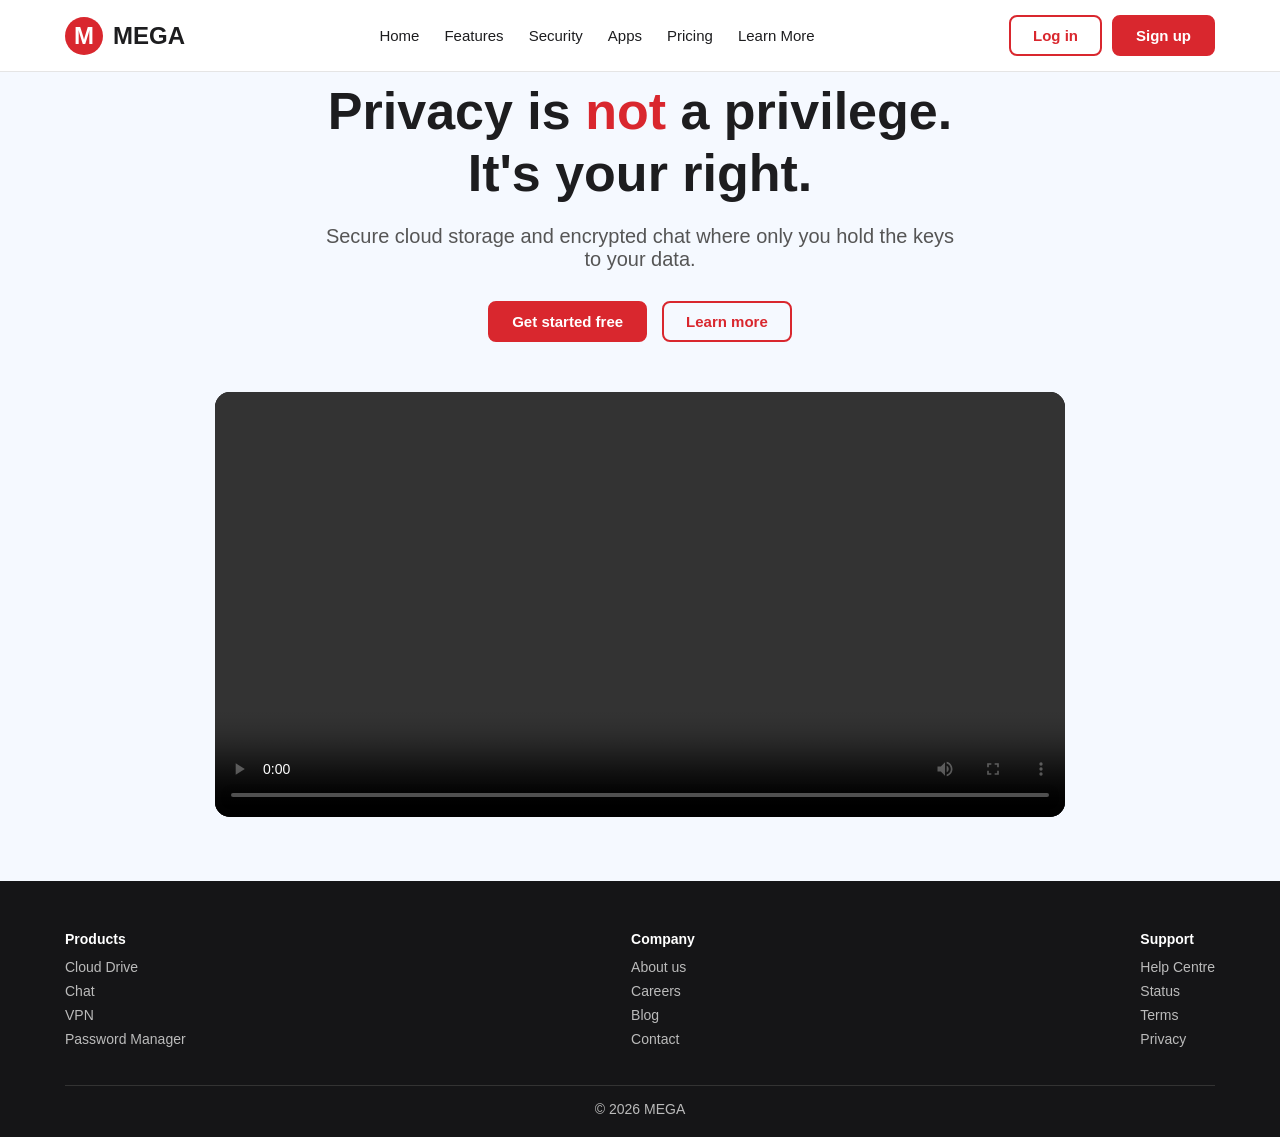
<file: index.html>
<!DOCTYPE html>
<html lang="en">
<head>
  <meta charset="UTF-8">
  <meta name="viewport" content="width=device-width, initial-scale=1.0">
  <title>MEGA</title>
  <link rel="stylesheet" href="style.css">
</head>
<body>

  <header>
    <div class="container nav">
      <a href="index.html" class="logo">
        <span class="logo-circle">M</span> MEGA
      </a>

      <ul class="menu">
        <li><a href="index.html" class="active">Home</a></li>
        <li><a href="features.html">Features</a></li>
        <li><a href="security.html">Security</a></li>
        <li><a href="apps.html">Apps</a></li>
        <li><a href="pricing.html">Pricing</a></li>
        <li><a href="Learn-more.html">Learn More</a></li>
      </ul>

      <div class="nav-buttons">
        <a href="account.html" class="btn btn-outline">Log in</a>
        <a href="account.html" class="btn btn-red">Sign up</a>
      </div>
     </div>
  </header>

  <section class="top">
    <div class="container" >
      <h1>Privacy is <span>not</span> a privilege.<br>It's your right.</h1>
      <p>Secure cloud storage and encrypted chat where only you hold the keys to your data.</p>

      <div class="top-buttons">
        <a href="account.html" class="btn btn-red">Get started free</a>
        <a href="Learn-more.html" class="btn btn-outline">Learn more</a>
      </div>

      <video controls>
        <source src="index-video.mp4">
      </video>
    </div>
  </section>

  <div style="background-color: #151517; color: #bbbbbb; padding: 50px 0 20px; font-size: 14px">
      <div class="container">
       <div style="display: flex; justify-content: space-between; flex-wrap: wrap; gap: 30px; margin-bottom: 30px">
         <div>
           <h4 style=" color: #ffffff; margin-bottom: 12px">Products</h4>
          <ul style="list-style: none">
            <li style=" margin-bottom: 8px"><a href="#">Cloud Drive</a></li>
            <li style=" margin-bottom: 8px"><a href="#">Chat</a></li>
            <li style=" margin-bottom: 8px"><a href="#">VPN</a></li>
            <li style=" margin-bottom: 8px"><a href="#">Password Manager</a></li>
          </ul>
        </div>
        <div>
          <h4  style=" color: #ffffff; margin-bottom: 12px">Company</h4>
          <ul style="list-style: none">
            <li style=" margin-bottom: 8px"><a href="#">About us</a></li>
            <li style=" margin-bottom: 8px"><a href="#">Careers</a></li>
            <li style=" margin-bottom: 8px"><a href="#">Blog</a></li>
            <li style=" margin-bottom: 8px"><a href="#">Contact</a></li>
          </ul>
        </div>
        <div class="footer-col">
          <h4  style=" color: #ffffff; margin-bottom: 12px">Support</h4>
          <ul style="list-style: none">
            <li style=" margin-bottom: 8px"><a href="#">Help Centre</a></li>
            <li style=" margin-bottom: 8px"><a href="#">Status</a></li>
            <li style=" margin-bottom: 8px"><a href="#">Terms</a></li>
            <li style=" margin-bottom: 8px"><a href="#">Privacy</a></li>
          </ul>
        </div>
       </div>
      <p class="copyright">&copy; 2026 MEGA </p>
    </div>
  </div>

  <script src='https://cdn.jotfor.ms/agent/embedjs/01a1007188b87000873871c97ced5bf843aa/embed.js'>
</script>

</body>
</html>
</file>
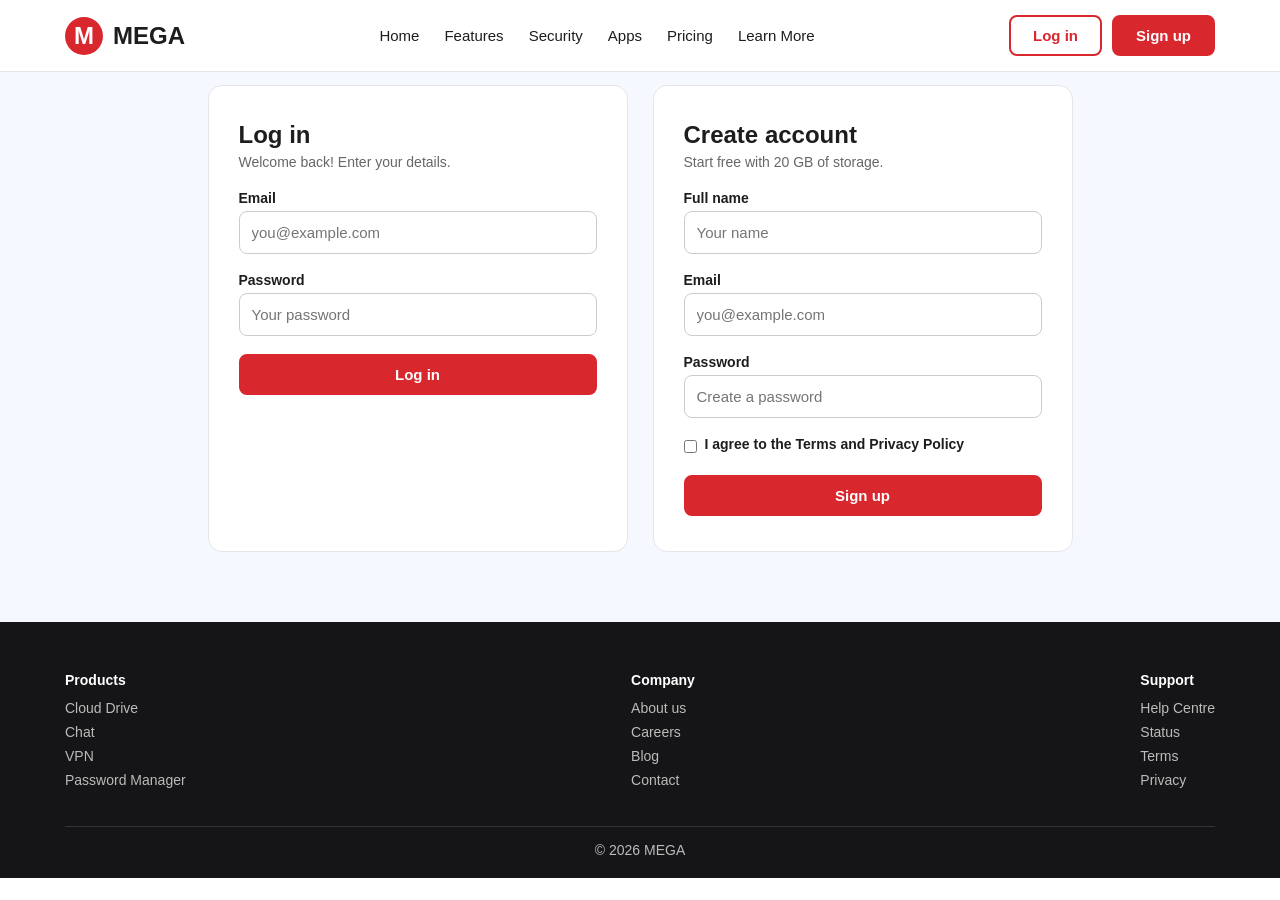
<file: account.html>
<!DOCTYPE html>
<html lang="en">
<head>
  <meta charset="UTF-8">
  <meta name="viewport" content="width=device-width, initial-scale=1.0">
  <title>MEGA</title>
  <link rel="stylesheet" href="style.css">
</head>
<body>

  <header>
    <div class="container nav">
      <a href="index.html" class="logo">
        <span class="logo-circle">M</span> MEGA
      </a>

  <ul class="menu">
    <li><a href="index.html">Home</a></li>
    <li><a href="features.html">Features</a></li>
    <li><a href="security.html">Security</a></li>
    <li><a href="apps.html">Apps</a></li>
    <li><a href="pricing.html">Pricing</a></li>
    <li><a href="Learn-more.html">Learn More</a></li>
  </ul>

      <div class="nav-buttons">
        <a href="account.html" class="btn btn-outline">Log in</a>
        <a href="account.html" class="btn btn-red">Sign up</a>
      </div>
    </div>
  </header>
    <section class="account">
      <div class="container">
        <div class="cards">

          <div class="form-card" id="login">
            <h2>Log in</h2>
              <p class="small-text">Welcome back! Enter your details.</p>

          <form>
            <label >Email</label>
            <input type="email" id="login-email" placeholder="you@example.com" required>

            <label >Password</label>
            <input type="password" id="login-password" placeholder="Your password" required maxlength="8" minlength="6">

            <button type="submit" class="btn btn-red">Log in</button>
          </form>
        </div>

       
        <div class="form-card" id="signup">
          <h2>Create account</h2>
          <p class="small-text">Start free with 20 GB of storage.</p>

          <form>
            <label >Full name</label>
            <input type="text" id="signup-name" placeholder="Your name" required>

            <label >Email</label>
            <input type="email" id="signup-email" placeholder="you@example.com" required>

            <label>Password</label>
            <input type="password" id="signup-password" placeholder="Create a password" required maxlength="8" minlength="6">

            <div class="checkbox-row">
              <input type="checkbox" id="terms" required>
              <label>I agree to the Terms and Privacy Policy</label>
            </div>

            <button type="submit" class="btn btn-red">Sign up</button>
          </form>
        </div>

      </div>
    </div>
  </section>

   <div style="background-color: #151517; color: #bbbbbb; padding: 50px 0 20px; font-size: 14px">
      <div class="container">
       <div style="display: flex; justify-content: space-between; flex-wrap: wrap; gap: 30px; margin-bottom: 30px">
         <div>
           <h4 style=" color: #ffffff; margin-bottom: 12px">Products</h4>
          <ul style="list-style: none">
            <li style=" margin-bottom: 8px"><a href="#">Cloud Drive</a></li>
            <li style=" margin-bottom: 8px"><a href="#">Chat</a></li>
            <li style=" margin-bottom: 8px"><a href="#">VPN</a></li>
            <li style=" margin-bottom: 8px"><a href="#">Password Manager</a></li>
          </ul>
        </div>
        <div>
          <h4  style=" color: #ffffff; margin-bottom: 12px">Company</h4>
          <ul style="list-style: none">
            <li style=" margin-bottom: 8px"><a href="#">About us</a></li>
            <li style=" margin-bottom: 8px"><a href="#">Careers</a></li>
            <li style=" margin-bottom: 8px"><a href="#">Blog</a></li>
            <li style=" margin-bottom: 8px"><a href="#">Contact</a></li>
          </ul>
        </div>
        <div class="footer-col">
          <h4  style=" color: #ffffff; margin-bottom: 12px">Support</h4>
          <ul style="list-style: none">
            <li style=" margin-bottom: 8px"><a href="#">Help Centre</a></li>
            <li style=" margin-bottom: 8px"><a href="#">Status</a></li>
            <li style=" margin-bottom: 8px"><a href="#">Terms</a></li>
            <li style=" margin-bottom: 8px"><a href="#">Privacy</a></li>
          </ul>
        </div>
       </div>
      <p class="copyright">&copy; 2026 MEGA </p>
    </div>
  </div>

  <script src='https://cdn.jotfor.ms/agent/embedjs/01a1007188b87000873871c97ced5bf843aa/embed.js'>
</script>

</body>
</html>
</file>
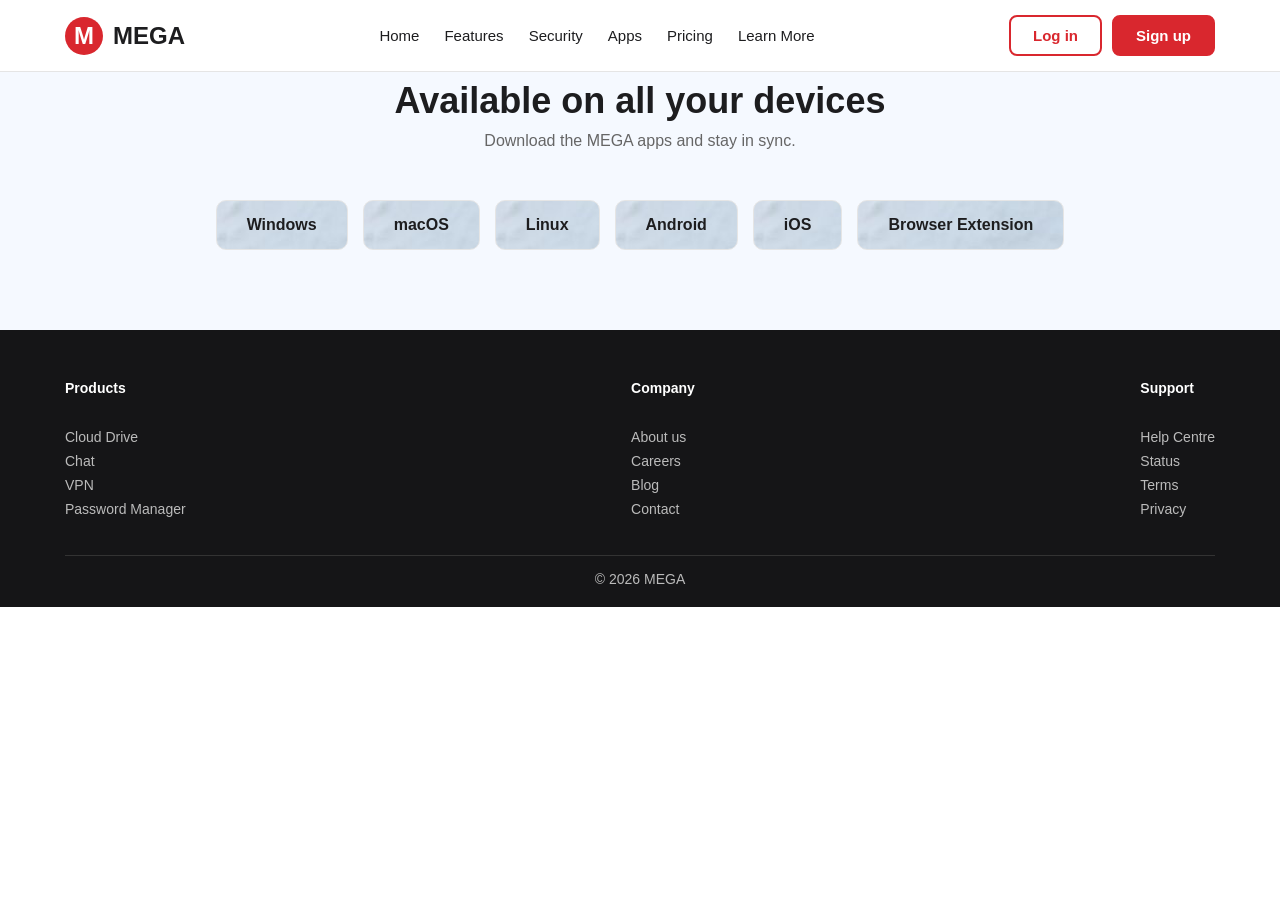
<file: apps.html>
<!DOCTYPE html>
<html lang="en">
<head>
  <meta charset="UTF-8">
  <meta name="viewport" content="width=device-width, initial-scale=1.0">
  <title>MEGA</title>
  <link rel="stylesheet" href="style.css">
  <style>
    .apps { padding: 80px 0; text-align: center; background-color: #f5f9ff; 
    }
    .app-list { display: flex; gap: 15px; flex-wrap: wrap; justify-content: center; margin-top: 30px; 
    }
    .app-item {
    background-color: #ffffff;
    border: 1px solid #e5e5e5;
    border-radius: 10px;
    padding: 15px 30px;
    cursor: pointer;
    font-weight: bold;
    background-image: url("indeximg.jpg");
    }

    .app-item:hover {
    transform: scale(1.1); 
    background-color: #2a2a2a 
     }
  </style>
</head>
<body>

  <header>
    <div class="container nav">
      <a href="index.html" class="logo">
        <span class="logo-circle">M</span> MEGA
      </a>

      <ul class="menu">
        <li><a href="index.html">Home</a></li>
        <li><a href="features.html">Features</a></li>
        <li><a href="security.html">Security</a></li>
        <li><a href="apps.html" class="active">Apps</a></li>
        <li><a href="pricing.html">Pricing</a></li>
        <li><a href="Learn-more.html">Learn More</a></li>
      </ul>

      <div class="nav-buttons">
        <a href="account.html" class="btn btn-outline">Log in</a>
        <a href="account.html" class="btn btn-red">Sign up</a>
      </div>
    </div>
  </header>

  <section class="apps" id="apps">
    <div class="container">
      <h2 class="section-title">Available on all your devices</h2>
      <p class="section-sub">Download the MEGA apps and stay in sync.</p>

      <div class="app-list">
        <div class="app-item">Windows</div>
        <div class="app-item">macOS</div>
        <div class="app-item">Linux</div>
        <div class="app-item">Android</div>
        <div class="app-item">iOS</div>
        <div class="app-item">Browser Extension</div>
      </div>
    </div>
  </section>

   <div style="background-color: #151517; color: #bbbbbb; padding: 50px 0 20px; font-size: 14px">
      <div class="container">
       <div style="display: flex; justify-content: space-between; flex-wrap: wrap; gap: 30px; margin-bottom: 30px">
         <div>
           <h4 style=" color: #ffffff; margin-bottom: 33px">Products</h4>
          <ul style="list-style: none">
            <li style=" margin-bottom: 8px"><a href="#">Cloud Drive</a></li>
            <li style=" margin-bottom: 8px"><a href="#">Chat</a></li>
            <li style=" margin-bottom: 8px"><a href="#">VPN</a></li>
            <li style=" margin-bottom: 8px"><a href="#">Password Manager</a></li>
          </ul>
        </div>
        <div>
          <h4  style=" color: #ffffff; margin-bottom: 33px">Company</h4>
          <ul style="list-style: none">
            <li style=" margin-bottom: 8px"><a href="#">About us</a></li>
            <li style=" margin-bottom: 8px"><a href="#">Careers</a></li>
            <li style=" margin-bottom: 8px"><a href="#">Blog</a></li>
            <li style=" margin-bottom: 8px"><a href="#">Contact</a></li>
          </ul>
        </div>
        <div class="footer-col">
          <h4  style=" color: #ffffff; margin-bottom: 33px">Support</h4>
          <ul style="list-style: none">
            <li style=" margin-bottom: 8px"><a href="#">Help Centre</a></li>
            <li style=" margin-bottom: 8px"><a href="#">Status</a></li>
            <li style=" margin-bottom: 8px"><a href="#">Terms</a></li>
            <li style=" margin-bottom: 8px"><a href="#">Privacy</a></li>
          </ul>
        </div>
       </div>
      <p class="copyright">&copy; 2026 MEGA </p>
    </div>
  </div>

  <script src='https://cdn.jotfor.ms/agent/embedjs/01a1007188b87000873871c97ced5bf843aa/embed.js'>
</script>

</body>
</html>
</file>
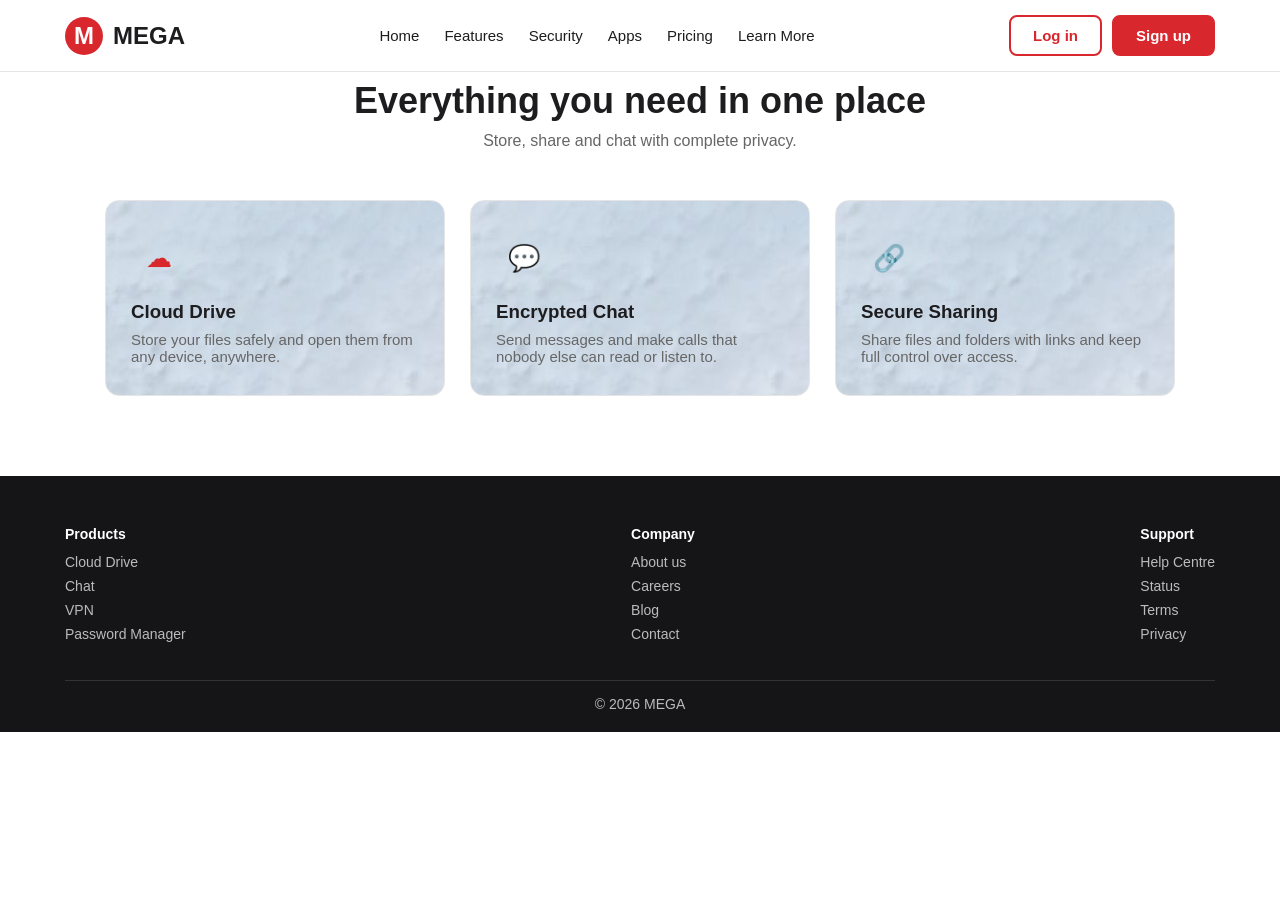
<file: features.html>
<!DOCTYPE html>
<html lang="en">
<head>
  <meta charset="UTF-8">
  <meta name="viewport" content="width=device-width, initial-scale=1.0">
  <title>MEGA </title>
  <link rel="stylesheet" href="style.css">
</head>
<body>
  <header>
    <div class="container nav">
      <a href="index.html" class="logo">
        <span class="logo-circle">M</span> MEGA
      </a>

      <ul class="menu">
        <li><a href="index.html">Home</a></li>
        <li><a href="features.html" class="active">Features</a></li>
        <li><a href="security.html">Security</a></li>
        <li><a href="apps.html">Apps</a></li>
        <li><a href="pricing.html">Pricing</a></li>
       <li><a href="Learn-more.html">Learn More</a></li>
      </ul>

      <div class="nav-buttons">
        <a href="account.html" class="btn btn-outline">Log in</a>
        <a href="account.html" class="btn btn-red">Sign up</a>
      </div>
    </div>
  </header>

  <section class="features" id="features">
    <div class="container">
      <h2 class="section-title">Everything you need in one place</h2>
      <p class="section-sub">Store, share and chat with complete privacy.</p>

      <div class="cards">
        <div class="card">
          <div class="icon">☁</div>
          <h3>Cloud Drive</h3>
          <p>Store your files safely and open them from any device, anywhere.</p>
        </div>

        <div class="card">
          <div class="icon">💬</div>
          <h3>Encrypted Chat</h3>
          <p>Send messages and make calls that nobody else can read or listen to.</p>
        </div>

        <div class="card">
          <div class="icon">🔗</div>
          <h3>Secure Sharing</h3>
          <p>Share files and folders with links and keep full control over access.</p>
        </div>
      </div>
    </div>
  </section>

  <div style="background-color: #151517; color: #bbbbbb; padding: 50px 0 20px; font-size: 14px">
      <div class="container">
       <div style="display: flex; justify-content: space-between; flex-wrap: wrap; gap: 30px; margin-bottom: 30px">
         <div>
           <h4 style=" color: #ffffff; margin-bottom: 12px">Products</h4>
          <ul style="list-style: none">
            <li style=" margin-bottom: 8px"><a href="#">Cloud Drive</a></li>
            <li style=" margin-bottom: 8px"><a href="#">Chat</a></li>
            <li style=" margin-bottom: 8px"><a href="#">VPN</a></li>
            <li style=" margin-bottom: 8px"><a href="#">Password Manager</a></li>
          </ul>
        </div>
        <div>
          <h4  style=" color: #ffffff; margin-bottom: 12px">Company</h4>
          <ul style="list-style: none">
            <li style=" margin-bottom: 8px"><a href="#">About us</a></li>
            <li style=" margin-bottom: 8px"><a href="#">Careers</a></li>
            <li style=" margin-bottom: 8px"><a href="#">Blog</a></li>
            <li style=" margin-bottom: 8px"><a href="#">Contact</a></li>
          </ul>
        </div>
        <div class="footer-col">
          <h4  style=" color: #ffffff; margin-bottom: 12px">Support</h4>
          <ul style="list-style: none">
            <li style=" margin-bottom: 8px"><a href="#">Help Centre</a></li>
            <li style=" margin-bottom: 8px"><a href="#">Status</a></li>
            <li style=" margin-bottom: 8px"><a href="#">Terms</a></li>
            <li style=" margin-bottom: 8px"><a href="#">Privacy</a></li>
          </ul>
        </div>
       </div>
      <p class="copyright">&copy; 2026 MEGA </p>
    </div>
  </div>

  <script src='https://cdn.jotfor.ms/agent/embedjs/01a1007188b87000873871c97ced5bf843aa/embed.js'>
</script>

</body>
</html>
</file>
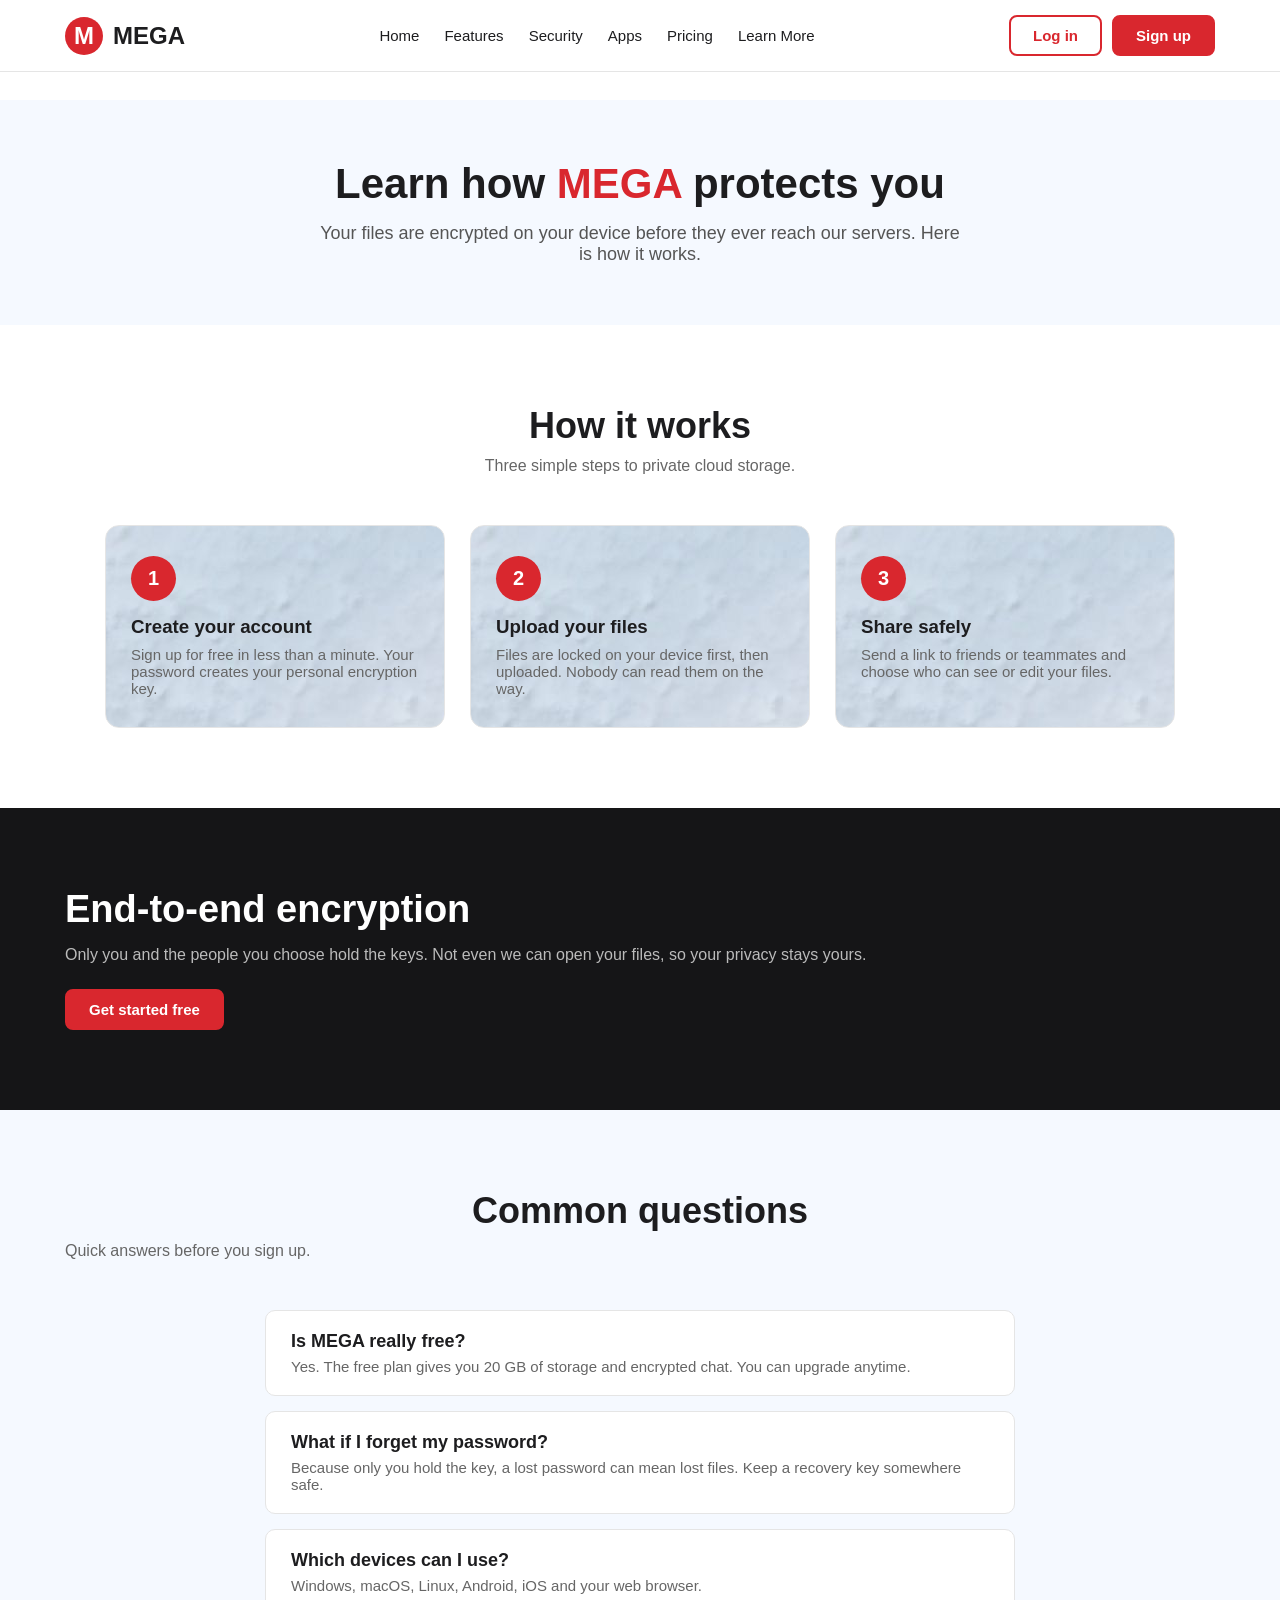
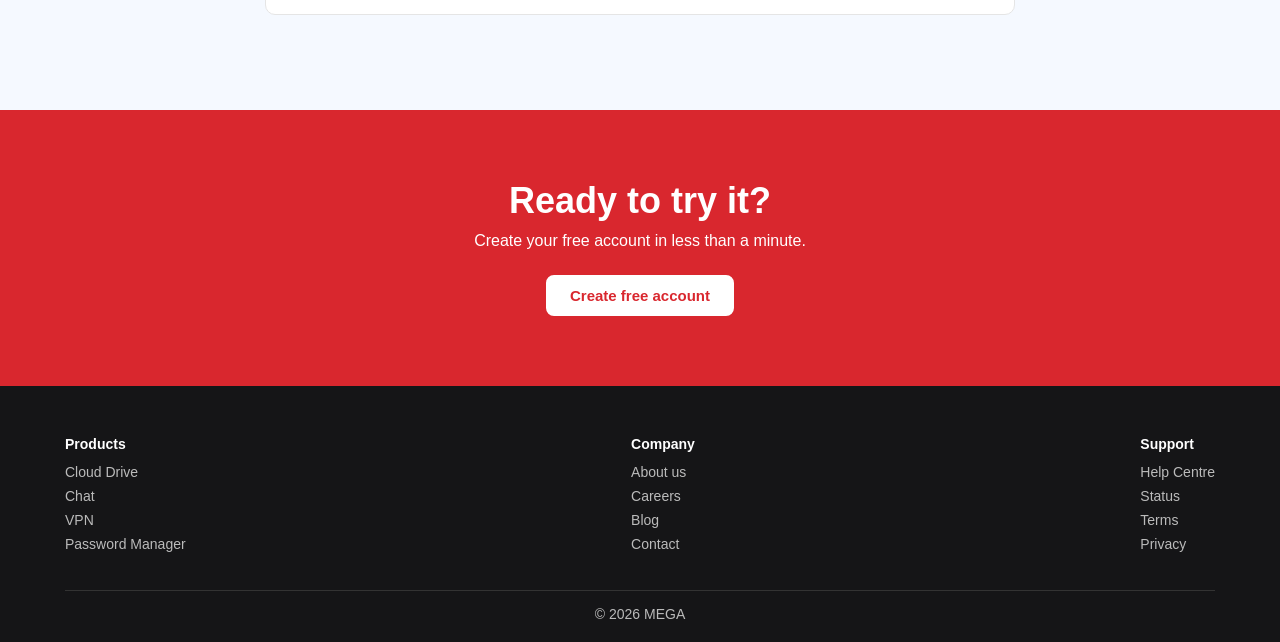
<file: Learn-more.html>
<!DOCTYPE html>
<html lang="en">
<head>
  <meta charset="UTF-8">
  <meta name="viewport" content="width=device-width, initial-scale=1.0">
  <title>MEGA</title>
  <link rel="stylesheet" href="style.css">
</head>
<body>

  <header>
    <div class="container nav">
      <a href="index.html" class="logo">
        <span class="logo-circle">M</span> MEGA
      </a>

      <ul class="menu">
        <li><a href="index.html">Home</a></li>
        <li><a href="features.html">Features</a></li>
        <li><a href="security.html">Security</a></li>
        <li><a href="apps.html">Apps</a></li>
        <li><a href="pricing.html">Pricing</a></li>
        <li><a href="Learn-more.html">Learn More</a></li>
      </ul>

      <div class="nav-buttons">
        <a href="account.html" class="btn btn-outline">Log in</a>
        <a href="account.html" class="btn btn-red">Sign up</a>
      </div>
    </div>
  </header>

  <section class="page-top">
    <div class="container">
      <h1>Learn how <span>MEGA</span> protects you</h1>
      <p>Your files are encrypted on your device before they ever reach our servers. Here is how it works.</p>
    </div>
  </section>

  <section class="steps">
    <div class="container">
      <h2 class="section-title">How it works</h2>
      <p class="section-sub">Three simple steps to private cloud storage.</p>

      <div class="cards">
        <div class="card">
          <div class="step-number">1</div>
          <h3>Create your account</h3>
          <p>Sign up for free in less than a minute. Your password creates your personal encryption key.</p>
        </div>
        <div class="card">
          <div class="step-number">2</div>
          <h3>Upload your files</h3>
          <p>Files are locked on your device first, then uploaded. Nobody can read them on the way.</p>
        </div>
        <div class="card">
          <div class="step-number">3</div>
          <h3>Share safely</h3>
          <p>Send a link to friends or teammates and choose who can see or edit your files.</p>
        </div>
      </div>
    </div>
  </section>

  <section class="security">
    <div class="container">
      <div class="text">
        <h2>End-to-end encryption</h2>
        <p>Only you and the people you choose hold the keys. Not even we can open your files, so your privacy stays yours.</p>
        <a href="account.html" class="btn btn-red">Get started free</a>
      </div>

  </section>

  <section class="que">
    <div class="container">
      <h2 class="section-title">Common questions</h2>
      <p class="section-sub">Quick answers before you sign up.</p>

      <div class="que-item">
        <h3>Is MEGA really free?</h3>
        <p>Yes. The free plan gives you 20 GB of storage and encrypted chat. You can upgrade anytime.</p>
      </div>
      <div class="que-item">
        <h3>What if I forget my password?</h3>
        <p>Because only you hold the key, a lost password can mean lost files. Keep a recovery key somewhere safe.</p>
      </div>
      <div class="que-item">
        <h3>Which devices can I use?</h3>
        <p>Windows, macOS, Linux, Android, iOS and your web browser.</p>
      </div>
    </div>
  </section>

  <section class="cta">
    <div class="container">
      <h2>Ready to try it?</h2>
      <p>Create your free account in less than a minute.</p>
      <a href="account.html" class="btn btn-white">Create free account</a>
    </div>
  </section>

  <div style="background-color: #151517; color: #bbbbbb; padding: 50px 0 20px; font-size: 14px">
      <div class="container">
       <div style="display: flex; justify-content: space-between; flex-wrap: wrap; gap: 30px; margin-bottom: 30px">
         <div>
           <h4 style=" color: #ffffff; margin-bottom: 12px">Products</h4>
          <ul style="list-style: none">
            <li style=" margin-bottom: 8px"><a href="#">Cloud Drive</a></li>
            <li style=" margin-bottom: 8px"><a href="#">Chat</a></li>
            <li style=" margin-bottom: 8px"><a href="#">VPN</a></li>
            <li style=" margin-bottom: 8px"><a href="#">Password Manager</a></li>
          </ul>
        </div>
        <div>
          <h4  style=" color: #ffffff; margin-bottom: 12px">Company</h4>
          <ul style="list-style: none">
            <li style=" margin-bottom: 8px"><a href="#">About us</a></li>
            <li style=" margin-bottom: 8px"><a href="#">Careers</a></li>
            <li style=" margin-bottom: 8px"><a href="#">Blog</a></li>
            <li style=" margin-bottom: 8px"><a href="#">Contact</a></li>
          </ul>
        </div>
        <div class="footer-col">
          <h4  style=" color: #ffffff; margin-bottom: 12px">Support</h4>
          <ul style="list-style: none">
            <li style=" margin-bottom: 8px"><a href="#">Help Centre</a></li>
            <li style=" margin-bottom: 8px"><a href="#">Status</a></li>
            <li style=" margin-bottom: 8px"><a href="#">Terms</a></li>
            <li style=" margin-bottom: 8px"><a href="#">Privacy</a></li>
          </ul>
        </div>
       </div>
      <p class="copyright">&copy; 2026 MEGA </p>
    </div>
  </div>
  <script src='https://cdn.jotfor.ms/agent/embedjs/01a1007188b87000873871c97ced5bf843aa/embed.js'>
</script>

</body>
</html>
</file>
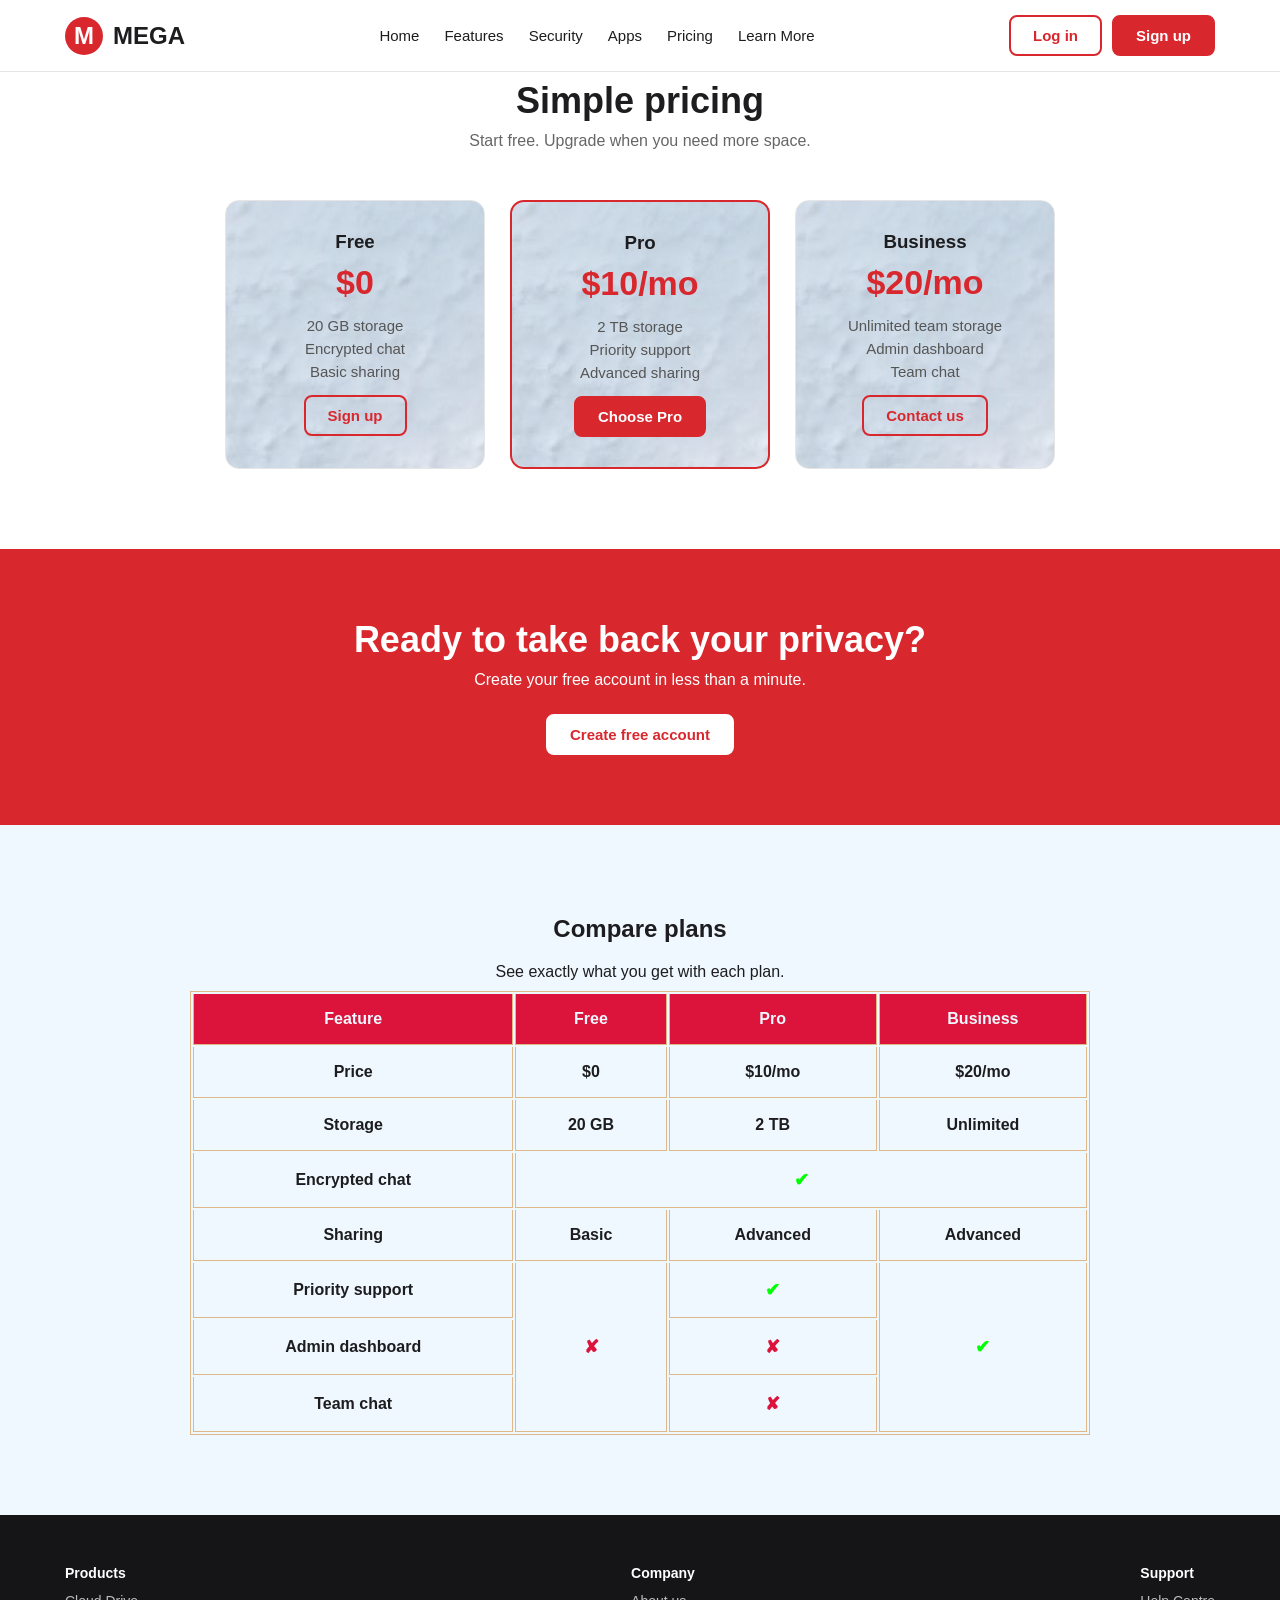
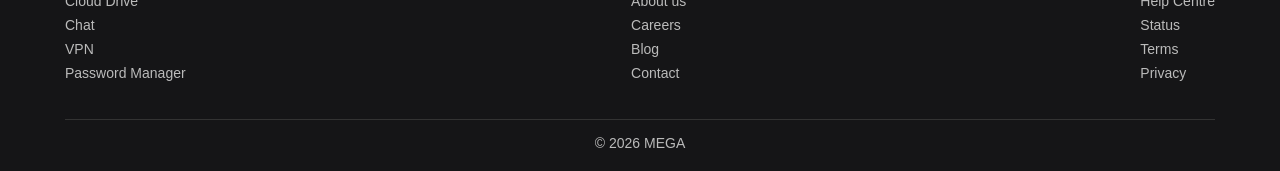
<file: pricing.html>
<!DOCTYPE html>
<html lang="en">
<head>
  <meta charset="UTF-8">
  <meta name="viewport" content="width=device-width, initial-scale=1.0">
  <title>MEGA</title>
  <link rel="stylesheet" href="style.css">
</head>
<body>

  <header>
    <div class="container nav">
      <a href="index.html" class="logo">
        <span class="logo-circle">M</span> MEGA
      </a>

      <ul class="menu">
        <li><a href="index.html">Home</a></li>
        <li><a href="features.html">Features</a></li>
        <li><a href="security.html">Security</a></li>
        <li><a href="apps.html">Apps</a></li>
        <li><a href="pricing.html" class="active">Pricing</a></li>
        <li><a href="learn-more.html">Learn More</a></li>
      </ul>

      <div class="nav-buttons">
        <a href="account.html" class="btn btn-outline">Log in</a>
        <a href="account.html" class="btn btn-red">Sign up</a>
      </div>
    </div>
  </header>

  <section class="pricing" id="pricing">
    <div class="container">
      <h2 class="section-title">Simple pricing</h2>
      <p class="section-sub">Start free. Upgrade when you need more space.</p>

      <div class="cards">
        <div class="price-card">
          <h3>Free</h3>
          <div class="price">$0</div>
          <ul>
            <li>20 GB storage</li>
            <li>Encrypted chat</li>
            <li>Basic sharing</li>
          </ul>
          <a href="account.html" class="btn btn-outline">Sign up</a>
        </div>

        <div class="price-card popular">
          <h3>Pro</h3>
          <div class="price">$10/mo</div>
          <ul>
            <li>2 TB storage</li>
            <li>Priority support</li>
            <li>Advanced sharing</li>
          </ul>
          <a href="account.html" class="btn btn-red">Choose Pro</a>
        </div>

        <div class="price-card">
          <h3>Business</h3>
          <div class="price">$20/mo</div>
          <ul>
            <li>Unlimited team storage</li>
            <li>Admin dashboard</li>
            <li>Team chat</li>
          </ul>
          <a href="account.html" class="btn btn-outline">Contact us</a>
        </div>
      </div>
    </div>
  </section>

  <section class="cta">
    <div class="container">
      <h2>Ready to take back your privacy?</h2>
      <p>Create your free account in less than a minute.</p>
      <a href="account.html" class="btn btn-white">Create free account</a>
    </div>
  </section>

     <section class="compare">
    <div class="container">
      <h1 class="title">Compare plans</h1>
      <p class="sub">See exactly what you get with each plan.</p>

      <div>
        <table class="compare-table">

            <tr>
              <th>Feature</th>
              <th>Free</th>
              <th>Pro</th>
              <th>Business</th>
            </tr>
          
         
            <tr>
              <td>Price</td>
              <td>$0</td>
              <td>$10/mo</td>
              <td>$20/mo</td>
            </tr>
            <tr>
              <td>Storage</td>
              <td>20 GB</td>
              <td>2 TB</td>
              <td>Unlimited</td>
            </tr>
            <tr>
              <td>Encrypted chat</td>
              <td colspan="3" class="yes">✔</td>
              
            </tr>
            <tr>
              <td>Sharing</td>
              <td>Basic</td>
              <td>Advanced</td>
              <td>Advanced</td>
            </tr>
            <tr>
              <td>Priority support</td>
              <td rowspan="3" class="no">✘</td>
              <td class="yes">✔</td>
              <td rowspan="3" class="yes">✔</td>
            </tr>
            <tr>
              <td>Admin dashboard</td>
            
              <td class="no">✘</td>
             
            </tr>
            <tr>
              <td>Team chat</td>
             
              <td class="no">✘</td>
        
            </tr>
     

        </table>
      </div>
    </div>
  </section>

  <div style="background-color: #151517; color: #bbbbbb; padding: 50px 0 20px; font-size: 14px">
      <div class="container">
       <div style="display: flex; justify-content: space-between; flex-wrap: wrap; gap: 30px; margin-bottom: 30px">
         <div>
           <h4 style=" color: #ffffff; margin-bottom: 12px">Products</h4>
          <ul style="list-style: none">
            <li style=" margin-bottom: 8px"><a href="#">Cloud Drive</a></li>
            <li style=" margin-bottom: 8px"><a href="#">Chat</a></li>
            <li style=" margin-bottom: 8px"><a href="#">VPN</a></li>
            <li style=" margin-bottom: 8px"><a href="#">Password Manager</a></li>
          </ul>
        </div>
        <div>
          <h4  style=" color: #ffffff; margin-bottom: 12px">Company</h4>
          <ul style="list-style: none">
            <li style=" margin-bottom: 8px"><a href="#">About us</a></li>
            <li style=" margin-bottom: 8px"><a href="#">Careers</a></li>
            <li style=" margin-bottom: 8px"><a href="#">Blog</a></li>
            <li style=" margin-bottom: 8px"><a href="#">Contact</a></li>
          </ul>
        </div>
        <div class="footer-col">
          <h4  style=" color: #ffffff; margin-bottom: 12px">Support</h4>
          <ul style="list-style: none">
            <li style=" margin-bottom: 8px"><a href="#">Help Centre</a></li>
            <li style=" margin-bottom: 8px"><a href="#">Status</a></li>
            <li style=" margin-bottom: 8px"><a href="#">Terms</a></li>
            <li style=" margin-bottom: 8px"><a href="#">Privacy</a></li>
          </ul>
        </div>
       </div>
      <p class="copyright">&copy; 2026 MEGA </p>
    </div>
  </div>

  <script src='https://cdn.jotfor.ms/agent/embedjs/01a1007188b87000873871c97ced5bf843aa/embed.js'>
</script>

  
</body>
</html>
</file>
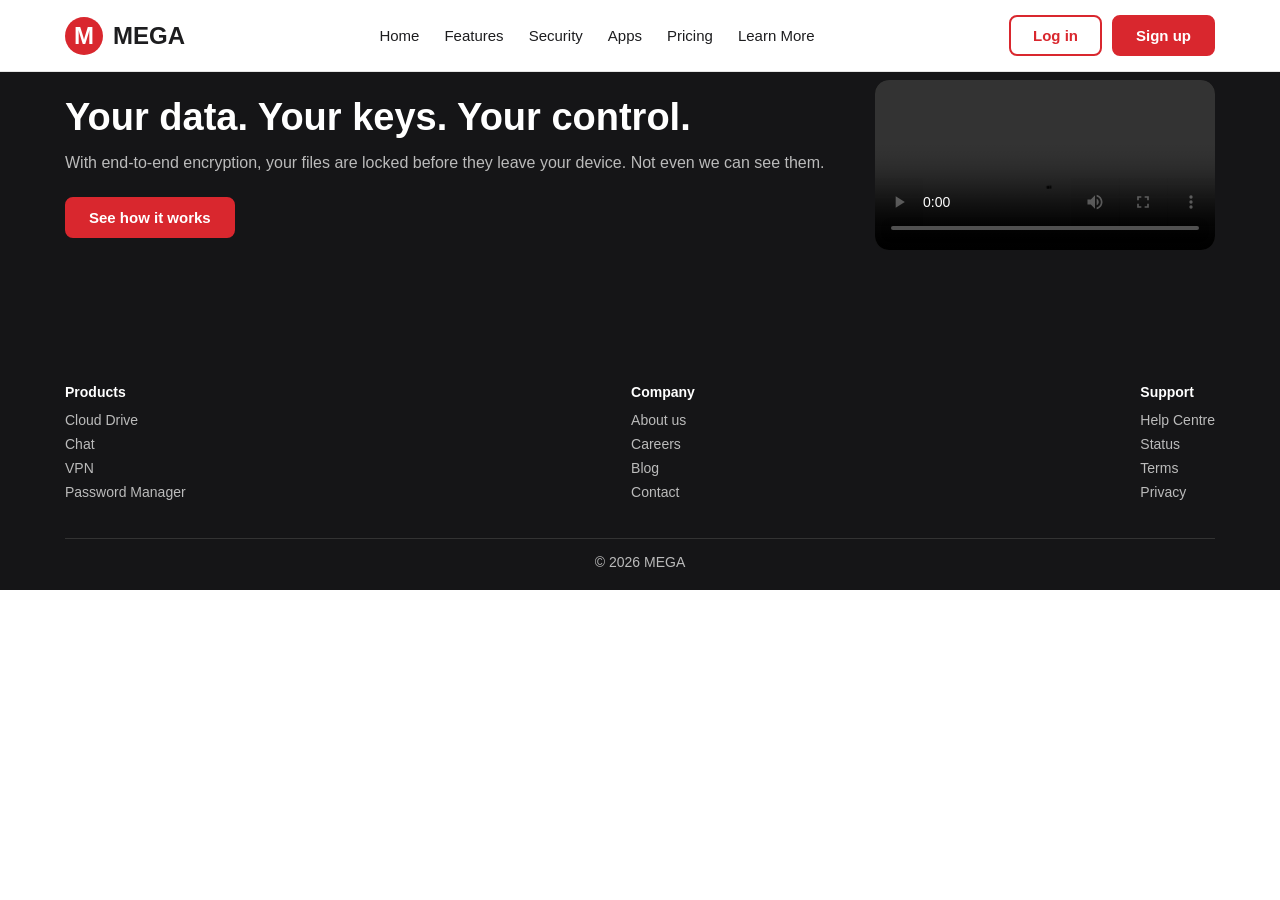
<file: security.html>
<!DOCTYPE html>
<html lang="en">
<head>
  <meta charset="UTF-8">
  <meta name="viewport" content="width=device-width, initial-scale=1.0">
  <title>MEGA</title>
  <link rel="stylesheet" href="style.css">
</head>
<body>

  <header>
    <div class="container nav">
      <a href="index.html" class="logo">
        <span class="logo-circle">M</span> MEGA
      </a>

      <ul class="menu">
        <li><a href="index.html">Home</a></li>
        <li><a href="features.html">Features</a></li>
        <li><a href="security.html">Security</a></li>
        <li><a href="apps.html">Apps</a></li>
        <li><a href="pricing.html">Pricing</a></li>
        <li><a href="Learn-more.html">Learn More</a></li>
      </ul>

      <div class="nav-buttons">
        <a href="account.html" class="btn btn-outline">Log in</a>
        <a href="account.html" class="btn btn-red">Sign up</a>
      </div>
    </div>
  </header>


  <section class="security" id="security">
    <div class="container">
      <div class="text">
        <h2>Your data. Your keys. Your control.</h2>
        <p>With end-to-end encryption, your files are locked before they leave your device. Not even we can see them.</p>
        <a href="Learn-more.html" class="btn btn-red">See how it works</a>
      </div>

      <div class="video-box">
        <video controls>
          <source src="security-video.mp4">
        </video>
      </div>
    </div>
  </section>

  <div style="background-color: #151517; color: #bbbbbb; padding: 50px 0 20px; font-size: 14px">
      <div class="container">
       <div style="display: flex; justify-content: space-between; flex-wrap: wrap; gap: 30px; margin-bottom: 30px">
         <div>
           <h4 style=" color: #ffffff; margin-bottom: 12px">Products</h4>
          <ul style="list-style: none">
            <li style=" margin-bottom: 8px"><a href="#">Cloud Drive</a></li>
            <li style=" margin-bottom: 8px"><a href="#">Chat</a></li>
            <li style=" margin-bottom: 8px"><a href="#">VPN</a></li>
            <li style=" margin-bottom: 8px"><a href="#">Password Manager</a></li>
          </ul>
        </div>
        <div>
          <h4  style=" color: #ffffff; margin-bottom: 12px">Company</h4>
          <ul style="list-style: none">
            <li style=" margin-bottom: 8px"><a href="#">About us</a></li>
            <li style=" margin-bottom: 8px"><a href="#">Careers</a></li>
            <li style=" margin-bottom: 8px"><a href="#">Blog</a></li>
            <li style=" margin-bottom: 8px"><a href="#">Contact</a></li>
          </ul>
        </div>
        <div class="footer-col">
          <h4  style=" color: #ffffff; margin-bottom: 12px">Support</h4>
          <ul style="list-style: none">
            <li style=" margin-bottom: 8px"><a href="#">Help Centre</a></li>
            <li style=" margin-bottom: 8px"><a href="#">Status</a></li>
            <li style=" margin-bottom: 8px"><a href="#">Terms</a></li>
            <li style=" margin-bottom: 8px"><a href="#">Privacy</a></li>
          </ul>
        </div>
       </div>
      <p class="copyright">&copy; 2026 MEGA </p>
    </div>
  </div>

  <script src='https://cdn.jotfor.ms/agent/embedjs/01a1007188b87000873871c97ced5bf843aa/embed.js'>
</script>

</body>
</html>
</file>
<file: style.css>
* { margin: 0; padding: 0; box-sizing: border-box; }

body {
  font-family: Arial, Helvetica, sans-serif;
  color: #1d1d1f;
  background-color: #ffffff;
}
a { text-decoration: none; color: inherit; }
.container { width: 90%; max-width: 1150px; margin: 0 auto; }

header {
  background-color: #ffffff;
  border-bottom: 1px solid #e5e5e5;
  padding: 15px 0; position: fixed;
   top: 0;
  left: 0;
  width: 100%;
}

.nav { display: flex; justify-content: space-between; align-items: center; }
.logo { display: flex; align-items: center; gap: 10px; font-size: 24px; font-weight: bold; }

.logo-circle {
  width: 38px;
  height: 38px;
  line-height: 38px;      
  background-color: #d9272e;
  color: #ffffff;
  border-radius: 50%;
  text-align: center;
  font-weight: bold;
}

.menu { display: flex; gap: 25px; list-style: none; font-size: 15px; }
.nav-buttons { display: flex; gap: 10px; }


.btn {
  display: inline-block;
  padding: 10px 22px;
  border-radius: 8px;
  font-size: 15px;
  font-weight: bold;
  border: 2px solid #d9272e;
}
.btn-red { background-color: #d9272e; color: #ffffff; }
.btn-outline { background-color: transparent; color: #d9272e; }
.btn-white { background-color: #ffffff; color: #d9272e; border-color: #ffffff; }

.top { background-color: #f5f9ff; text-align: center; padding: 80px 0 60px;}
.top h1 { font-size: 52px; line-height: 1.2; margin-bottom: 20px; }
.top h1 span { color: #d9272e; }
.top p { font-size: 20px; color: #555555; max-width: 650px; margin: 0 auto 30px; }
.top-buttons { display: flex; justify-content: center; gap: 15px; margin-bottom: 50px; }
.top video {
  width: 100%;
  max-width: 850px;
  border-radius: 15px;
  box-shadow: black;
  background-color: #000000;
}

.page-top { background-color: #f5f9ff; text-align: center; margin-top: 100px; }
.page-top h1 { font-size: 42px; margin-bottom: 15px; }
.page-top h1 span { color: #d9272e; }
.page-top p { font-size: 18px; color: #555555; max-width: 800px; margin: 0 auto; }

.features { padding: 80px 0; text-align: center; }
.section-title { font-size: 36px; margin-bottom: 10px; }
.section-sub { color: #666666; margin-bottom: 50px; }

.cards { display: flex; gap: 25px;  justify-content: center; }
.card {
  width: 340px;
  background-color: #ffffff;
  border: 1px solid #e5e5e5;
  border-radius: 14px;
  padding: 30px 25px;
  text-align: left;
  background-image: url("indeximg.jpg");
}
.card .icon {
  width: 55px;
  height: 55px;
  color: #d9272e;
  border-radius: 12px;
  text-align: center;
  line-height: 55px;
  font-size: 26px;
  margin-bottom: 15px;
}
.card h3 { margin-bottom: 8px; }
.card p { color: #666666; font-size: 15px; }

.security { background-color: #151517; color: #ffffff; padding: 80px 0; }
.security .container { display: flex; align-items: center; gap: 50px; flex-wrap: wrap; }
.security .text { min-width: 300px; }
.security h2 { font-size: 38px; margin-bottom: 15px; }
.security p { color: #bbbbbb; margin-bottom: 25px; }
.security .video-box { flex: 1; min-width: 300px; }
.security video { width: 100%; border-radius: 14px; background-color: #000000; }

.copyright { border-top: 1px solid #333333; padding-top: 15px; text-align: center; }

.steps { padding: 80px 0; text-align: center; }
.step-number {
  width: 45px;
  height: 45px;
  line-height: 45px;
  background-color: #d9272e;
  color: #ffffff;
  border-radius: 50%;
  font-weight: bold;
  font-size: 20px;
  text-align: center;
  margin-bottom: 15px;
}

footer { margin-top: auto; border-top: 1px solid #333333; }
.account { background-color: #f5f9ff; padding: 70px 0; }
.form-card {
  width: 420px;
  background-color: #ffffff;
  border: 1px solid #e5e5e5;
  border-radius: 14px;
  padding: 35px 30px;
  margin-top: 15px;
}
.form-card h2 { margin-bottom: 5px; }
.form-card .small-text { color: #666666; font-size: 14px; margin-bottom: 20px; }
.form-card label { display: block; font-size: 14px; font-weight: bold; margin-bottom: 5px; }
.form-card input {
  width: 100%;
  padding: 12px;
  margin-bottom: 18px;
  border: 1px solid #cccccc;
  border-radius: 8px;
  font-size: 15px;
}
.form-card input:focus { outline: none; border-color: #d9272e; }
.form-card .btn { width: 100%; text-align: center; }
.checkbox-row { display: flex; align-items: center; gap: 8px; font-size: 14px; margin-bottom: 18px; }
.checkbox-row input { width: auto; margin: 0; }
.page-top { background-color: #f5f9ff; text-align: center; padding: 60px 0; }
.page-top h1 { font-size: 42px; margin-bottom: 15px; }
.page-top h1 span { color: #d9272e; }
.page-top p { font-size: 18px; color: #555555; max-width: 650px; margin: 0 auto; }

.features { padding: 80px 0; text-align: center; }
.section-title { font-size: 36px; margin-bottom: 10px; }
.section-sub { color: #666666; margin-bottom: 50px; }

.que { padding: 80px 0; background-color: #f5f9ff; }
.section-title { text-align: center; }
.que-item {
  max-width: 750px;
  margin: 0 auto 15px;
  background-color: #ffffff;
  border: 1px solid #e5e5e5;
  border-radius: 10px;
  padding: 20px 25px;
}
.que-item h3 { margin-bottom: 6px; font-size: 18px; }
.que-item p { color: #666666; font-size: 15px; }

.cta { background-color: #d9272e; color: #ffffff; text-align: center; padding: 70px 0; }
.cta h2 { font-size: 36px; margin-bottom: 10px; }
.cta p { margin-bottom: 25px; }

.pricing { padding: 80px 0; text-align: center; }
.price-card { width: 260px; border: 1px solid #e5e5e5; border-radius: 14px; padding: 30px 20px; background-image: url("indeximg.jpg");}
.price-card.popular { border: 2px solid #d9272e; }
.price-card h3 { margin-bottom: 10px; }
.price { font-size: 34px; font-weight: bold; color: #d9272e; margin-bottom: 10px; }
.price-card ul { list-style: none; margin: 15px 20px; color: #555555; font-size: 15px; }
.price-card li { margin-bottom: 6px; }

.compare { background-color: aliceblue; padding: 80px 0 ; }
.compare-table { width: 100%; max-width: 900px; margin: 0 auto; border: 1px solid burlywood }
.compare-table th, td{ padding: 16px; text-align: center; font-weight: bold; border-bottom: 1px solid burlywood; border-right: 1px solid burlywood;  border-left: 1px solid burlywood; }
.compare-table th { background-color: crimson; color: aliceblue; }
.title{ font-family:'Franklin Gothic Medium', 'Arial Narrow', Arial, sans-serif ; font-weight: bold; }
.title, .sub{ margin: 0 auto ; text-align: center; padding: 10px  }
.compare-table .yes { color:lime; font-weight: bold; font-size: 18px; }
.compare-table .no  { color:crimson; font-size: 18px;}

@media (max-width: 992px) {
  .menu { gap: 15px; font-size: 14px; }
  .hero h1 { font-size: 42px; }
  .section-title { font-size: 30px; }
  .security h2 { font-size: 32px; }
  .security , .container { gap: 30px; }
}
</file>
